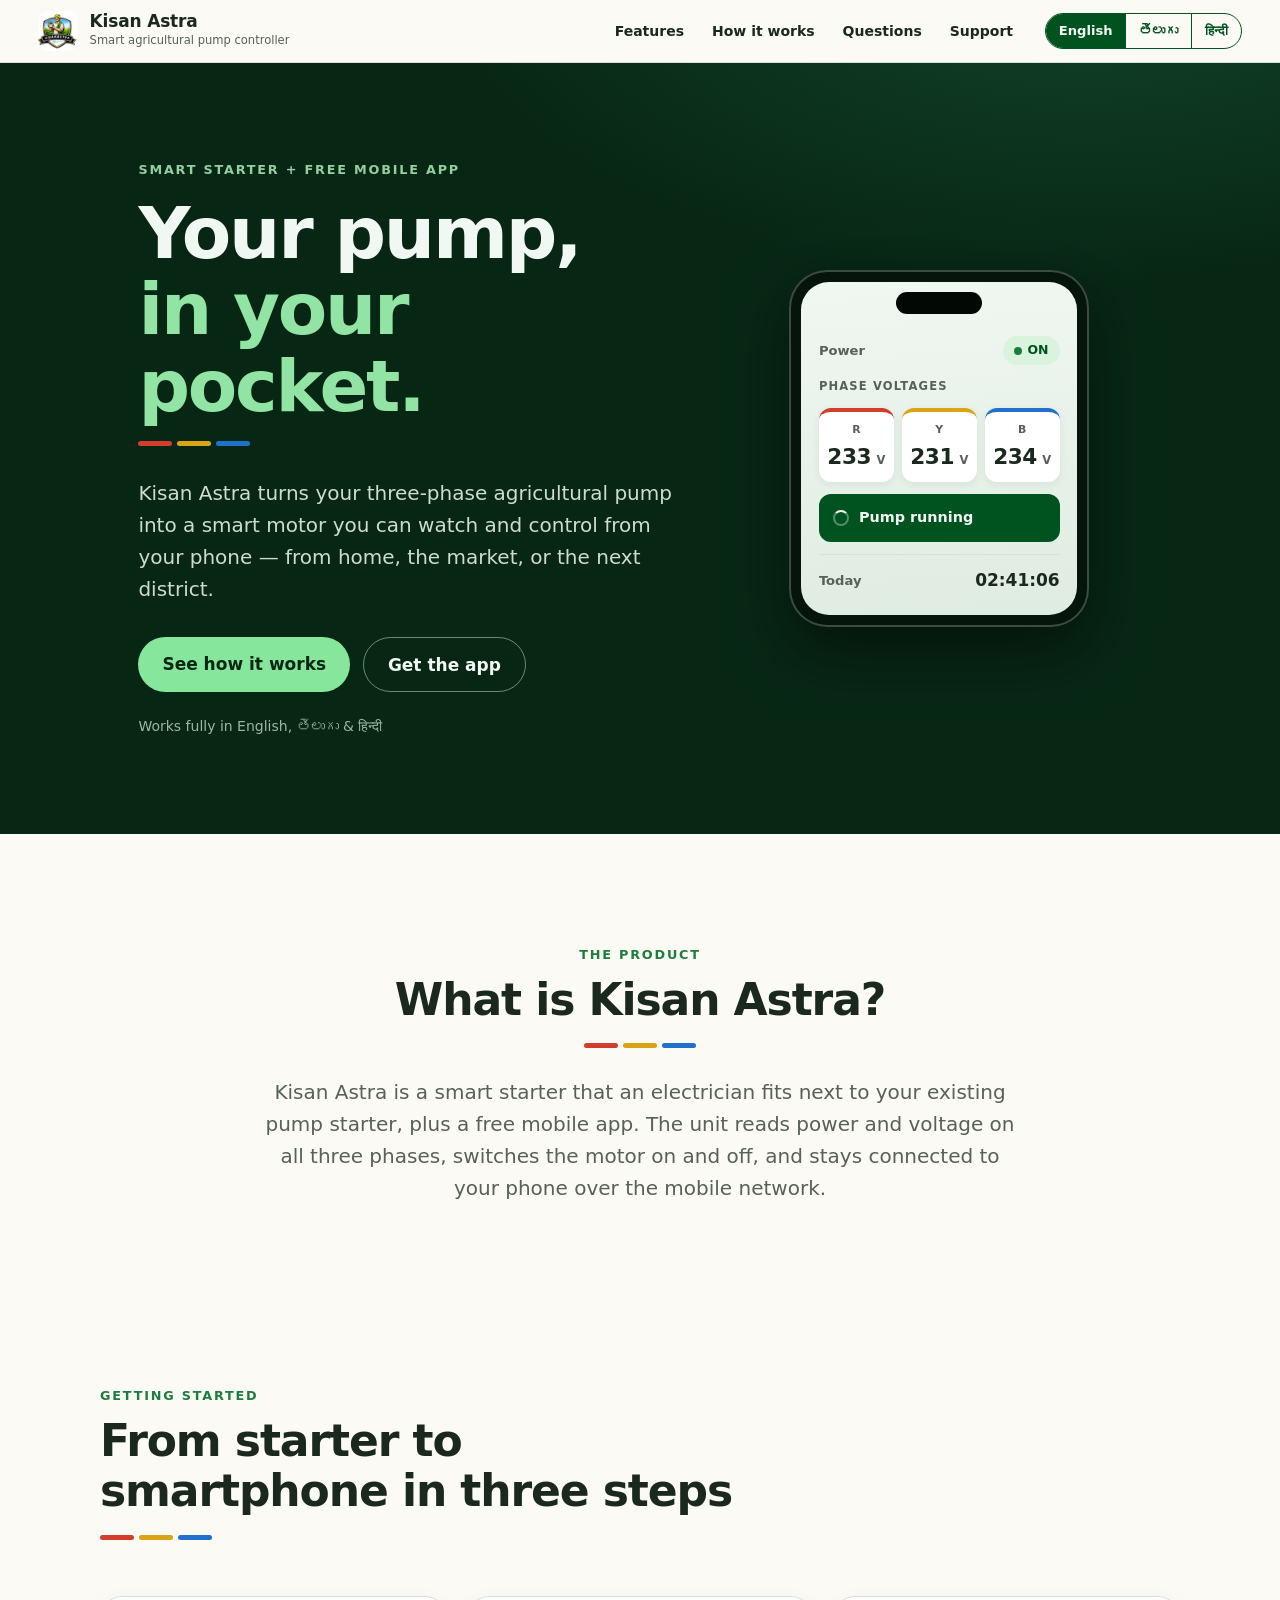
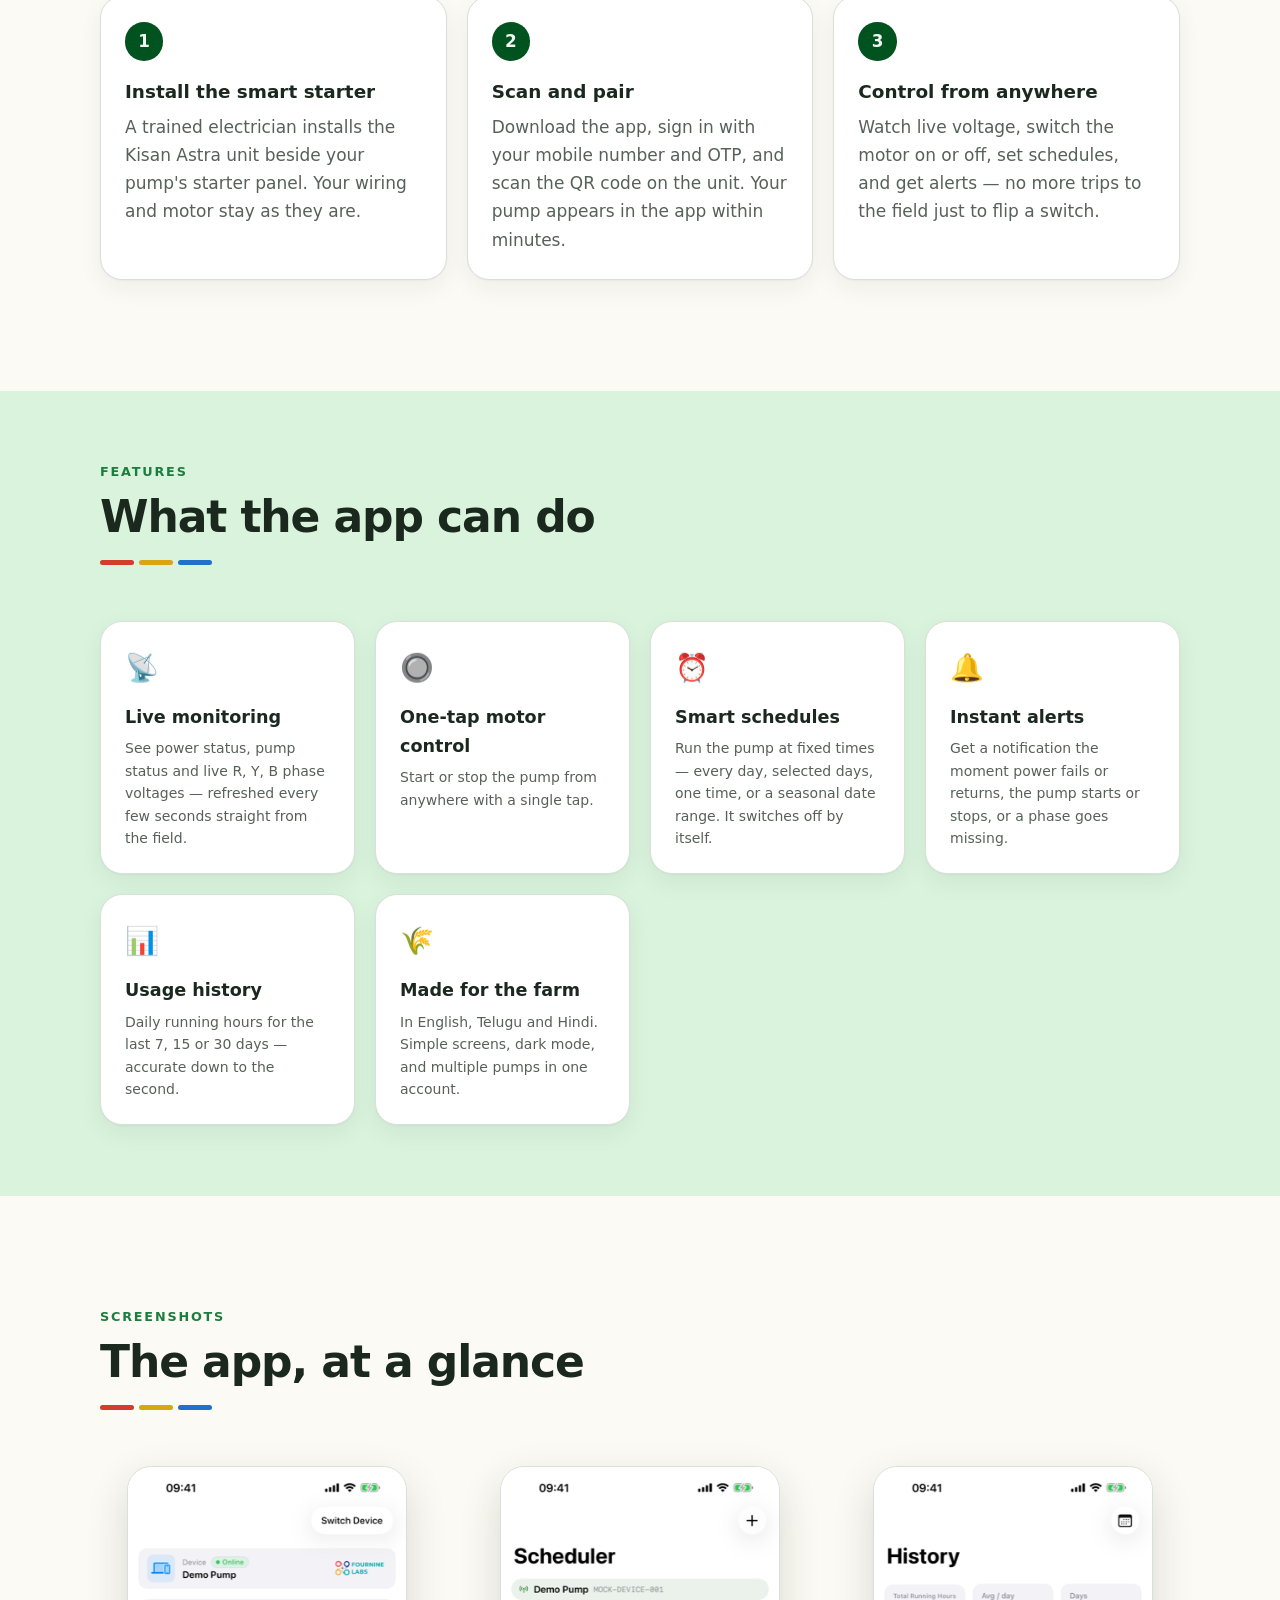
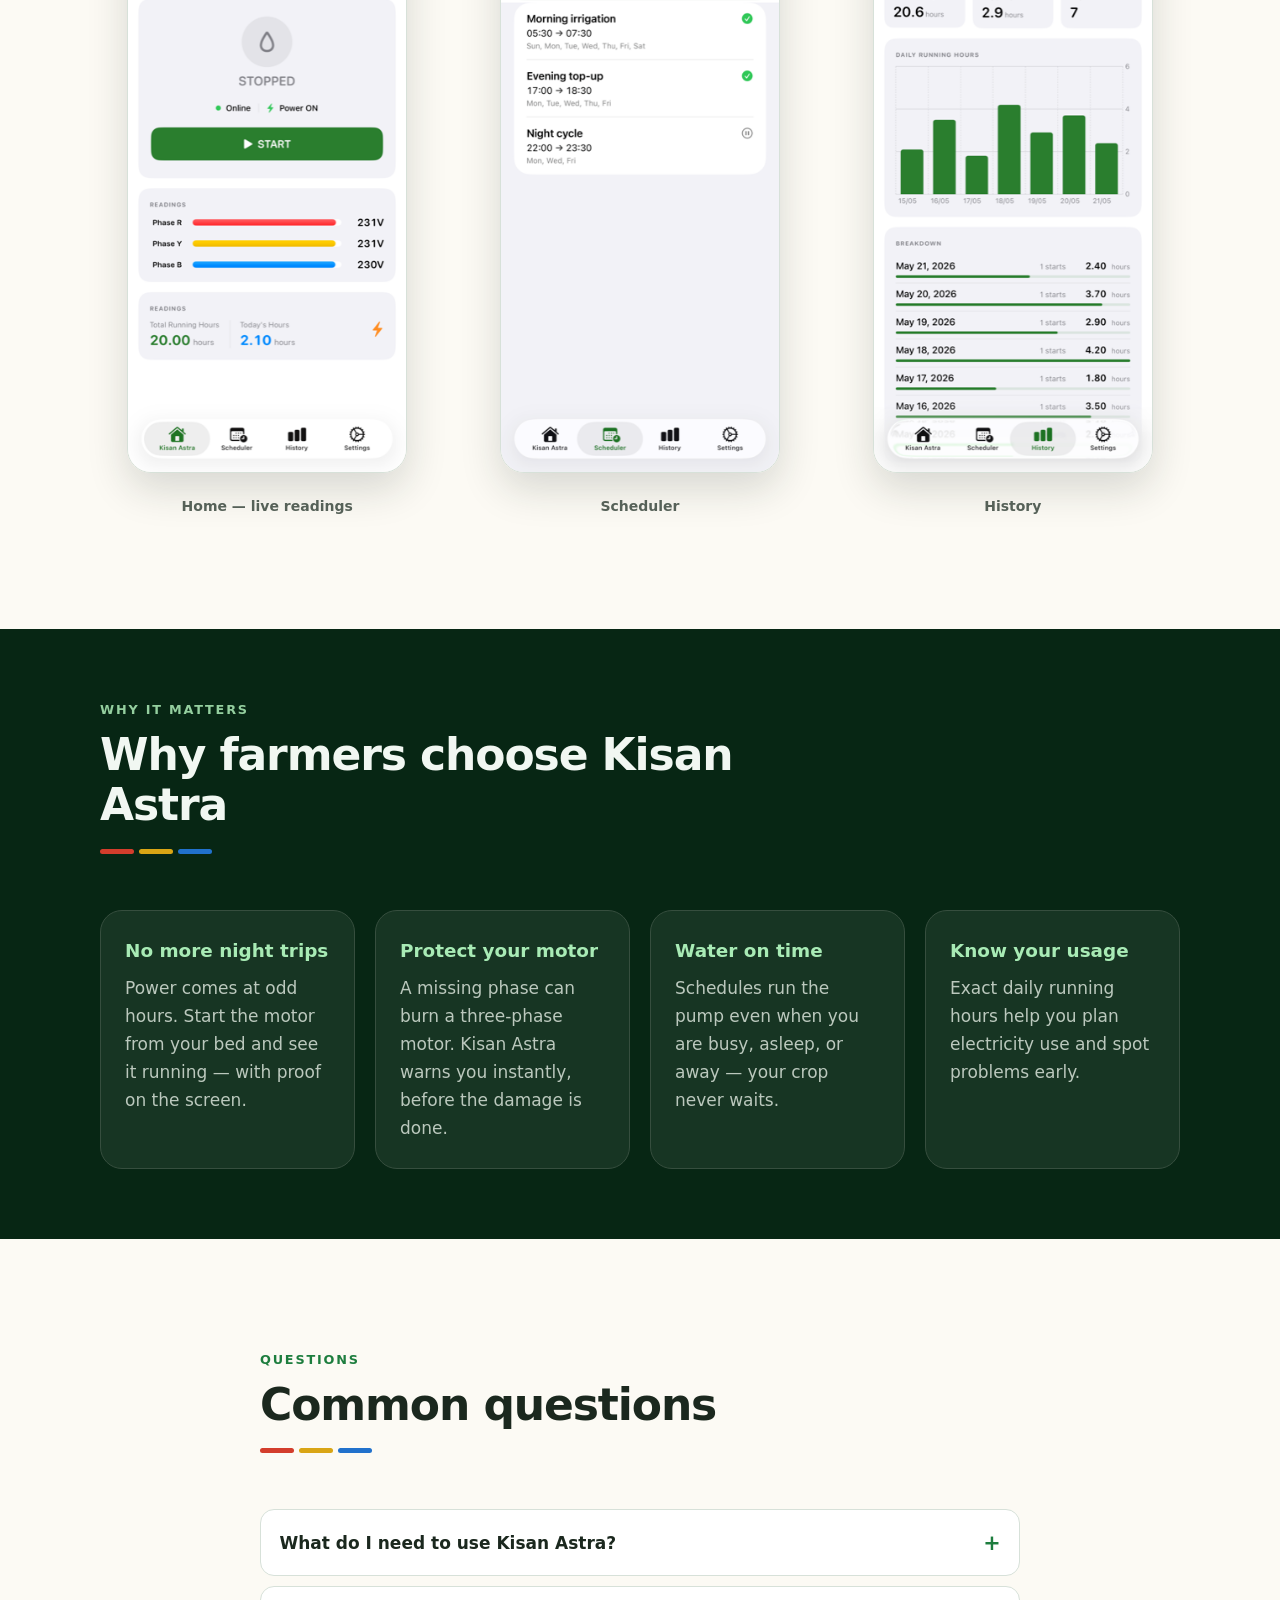
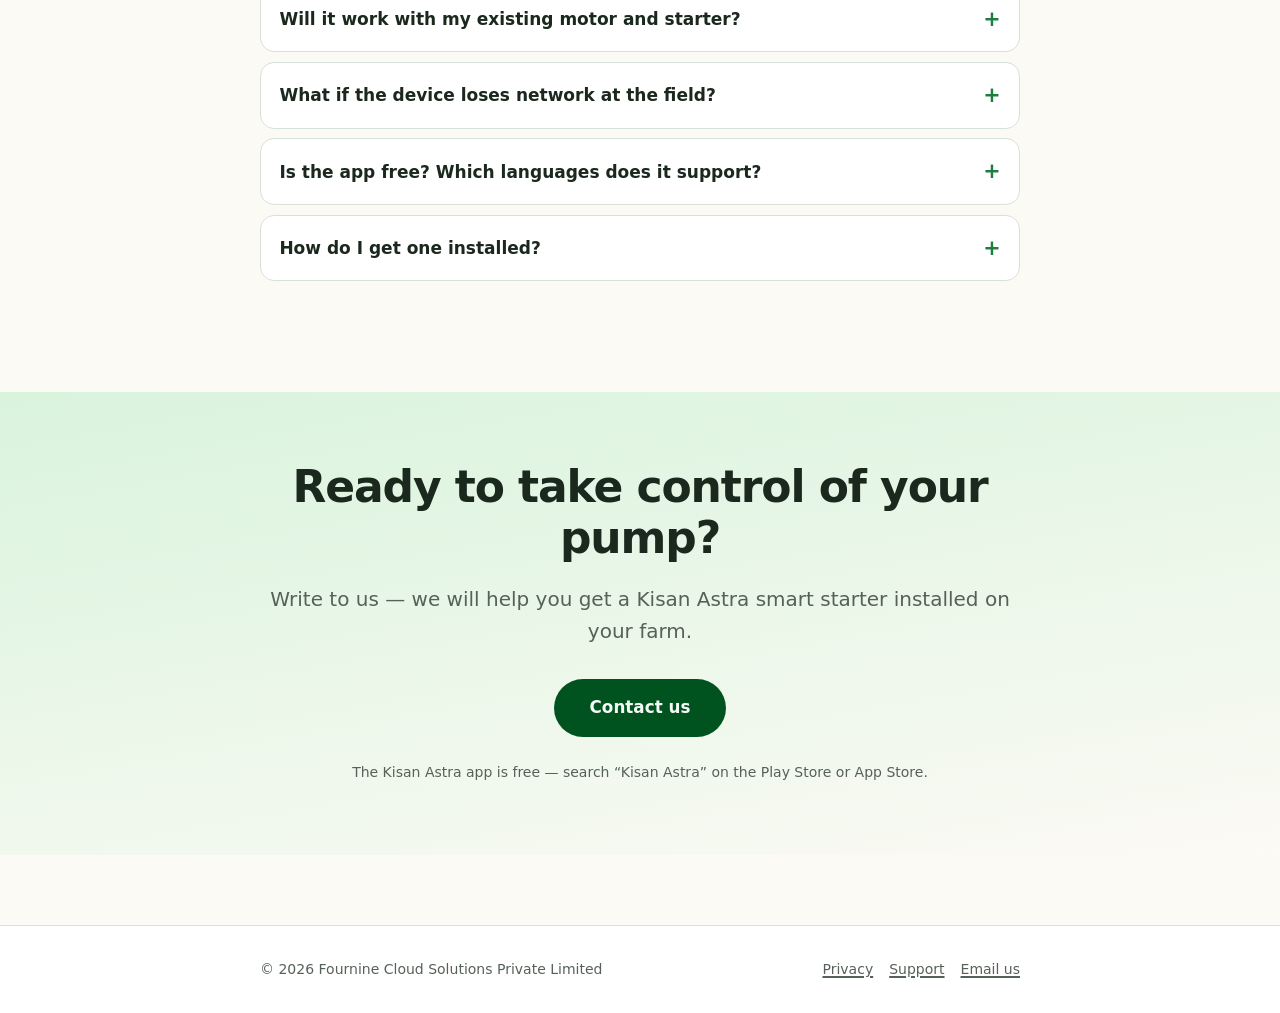
<file: index.html>
<!DOCTYPE html>
<html lang="en">
  <head>
    <meta charset="UTF-8" />
    <meta name="viewport" content="width=device-width, initial-scale=1" />
    <title>Kisan Astra — Control your farm pump from your phone</title>
    <meta
      name="description"
      content="Kisan Astra is a smart starter and free mobile app that lets farmers monitor and control their three-phase agricultural pump from anywhere — live voltages, remote on/off, schedules and alerts. Available in English, Telugu and Hindi."
    />
    <meta property="og:title" content="Kisan Astra — Your pump, in your pocket" />
    <meta
      property="og:description"
      content="Monitor and control your agricultural pump from your phone. Live phase voltages, remote on/off, schedules and instant alerts."
    />
    <meta property="og:type" content="website" />
    <meta property="og:image" content="icon-192.png" />
    <link rel="icon" href="icon-192.png" />
    <link rel="apple-touch-icon" href="icon-192.png" />
    <link rel="stylesheet" href="style.css" />
    <link rel="stylesheet" href="landing.css" />
    <script src="i18n.js" defer></script>
    <script src="landing.js" defer></script>
  </head>
  <body class="landing">
    <header class="topbar">
      <a class="topbar__brand" href="index.html">
        <img src="icon-192.png" alt="Kisan Astra app icon" width="40" height="40" />
        <span>
          <span class="topbar__name">Kisan Astra</span>
          <span class="topbar__sub" data-i18n="header_sub"
            >Smart agricultural pump controller</span
          >
        </span>
      </a>
      <nav class="topbar__nav" aria-label="Main navigation">
        <a href="#features" data-i18n="nav_features">Features</a>
        <a href="#how" data-i18n="nav_how">How it works</a>
        <a href="#faq" data-i18n="nav_faq">Questions</a>
        <a href="support.html" data-i18n="nav_support">Support</a>
      </nav>
      <div class="lang-switch" role="group" aria-label="Language">
        <button type="button" data-lang="en" aria-pressed="true">English</button>
        <button type="button" data-lang="te" aria-pressed="false" lang="te">తెలుగు</button>
        <button type="button" data-lang="hi" aria-pressed="false" lang="hi">हिन्दी</button>
      </div>
    </header>

    <main>
      <!-- ================= Hero ================= -->
      <section class="hero" aria-labelledby="hero-heading">
        <div class="hero__inner">
          <div class="hero__copy">
            <p class="eyebrow eyebrow--light" data-i18n="hero_eyebrow">
              Smart starter + free mobile app
            </p>
            <h1 id="hero-heading" class="hero__title">
              <span data-i18n="hero_t1">Your pump,</span>
              <span class="hero__title-accent" data-i18n="hero_t2"
                >in your pocket.</span
              >
            </h1>
            <span class="phase-rule" aria-hidden="true"
              ><i></i><i></i><i></i
            ></span>
            <p class="hero__sub" data-i18n="hero_sub">
              Kisan Astra turns your three-phase agricultural pump into a smart
              motor you can watch and control from your phone — from home, the
              market, or the next district.
            </p>
            <div class="hero__actions">
              <a class="btn btn--primary" href="#how" data-i18n="hero_cta_primary"
                >See how it works</a
              >
              <a class="btn btn--ghost" href="#get" data-i18n="hero_cta_secondary"
                >Get the app</a
              >
            </div>
            <p class="hero__trust" data-i18n="hero_trust">
              Works fully in English, తెలుగు &amp; हिन्दी
            </p>
          </div>

          <!-- Live telemetry mock — the signature element -->
          <div class="hero__visual" aria-hidden="true">
            <div class="phone">
              <div class="phone__notch"></div>
              <div class="phone__screen">
                <div class="tele-row">
                  <span class="tele-label" data-i18n="mock_power">Power</span>
                  <span class="tele-pill tele-pill--on">
                    <span class="tele-dot"></span>
                    <span data-i18n="mock_on">ON</span>
                  </span>
                </div>
                <p class="tele-caption" data-i18n="mock_phases">Phase voltages</p>
                <div class="phase-grid">
                  <div class="phase phase--r">
                    <span class="phase__tag">R</span>
                    <span class="phase__value" id="volt-r">233</span>
                    <span class="phase__unit">V</span>
                  </div>
                  <div class="phase phase--y">
                    <span class="phase__tag">Y</span>
                    <span class="phase__value" id="volt-y">231</span>
                    <span class="phase__unit">V</span>
                  </div>
                  <div class="phase phase--b">
                    <span class="phase__tag">B</span>
                    <span class="phase__value" id="volt-b">234</span>
                    <span class="phase__unit">V</span>
                  </div>
                </div>
                <div class="tele-motor">
                  <span class="tele-motor__spinner"></span>
                  <span data-i18n="mock_pump">Pump running</span>
                </div>
                <div class="tele-row tele-row--footer">
                  <span class="tele-label" data-i18n="mock_today">Today</span>
                  <span class="tele-time" id="run-time">02:41:05</span>
                </div>
              </div>
            </div>
          </div>
        </div>
      </section>

      <!-- ================= What is it ================= -->
      <section class="section section--product" aria-labelledby="product-heading">
        <div class="section__inner section__inner--narrow reveal">
          <p class="eyebrow" data-i18n="product_eyebrow">The product</p>
          <h2 id="product-heading" data-i18n="product_title">
            What is Kisan Astra?
          </h2>
          <span class="phase-rule" aria-hidden="true"><i></i><i></i><i></i></span>
          <p class="section__lead" data-i18n="product_body">
            Kisan Astra is a smart starter that an electrician fits next to your
            existing pump starter, plus a free mobile app. The unit reads power
            and voltage on all three phases, switches the motor on and off, and
            stays connected to your phone over the mobile network.
          </p>
        </div>
      </section>

      <!-- ================= How it works ================= -->
      <section id="how" class="section" aria-labelledby="how-heading">
        <div class="section__inner">
          <div class="section__head reveal">
            <p class="eyebrow" data-i18n="how_eyebrow">Getting started</p>
            <h2 id="how-heading" data-i18n="how_title">
              From starter to smartphone in three steps
            </h2>
            <span class="phase-rule" aria-hidden="true"
              ><i></i><i></i><i></i
            ></span>
          </div>
          <ol class="steps">
            <li class="step reveal">
              <span class="step__num" aria-hidden="true">1</span>
              <h3 data-i18n="how1_title">Install the smart starter</h3>
              <p data-i18n="how1_body">
                A trained electrician installs the Kisan Astra unit beside your
                pump's starter panel. Your wiring and motor stay as they are.
              </p>
            </li>
            <li class="step reveal">
              <span class="step__num" aria-hidden="true">2</span>
              <h3 data-i18n="how2_title">Scan and pair</h3>
              <p data-i18n="how2_body">
                Download the app, sign in with your mobile number and OTP, and
                scan the QR code on the unit. Your pump appears in the app
                within minutes.
              </p>
            </li>
            <li class="step reveal">
              <span class="step__num" aria-hidden="true">3</span>
              <h3 data-i18n="how3_title">Control from anywhere</h3>
              <p data-i18n="how3_body">
                Watch live voltage, switch the motor on or off, set schedules,
                and get alerts — no more trips to the field just to flip a
                switch.
              </p>
            </li>
          </ol>
        </div>
      </section>

      <!-- ================= Features ================= -->
      <section id="features" class="section section--tinted" aria-labelledby="features-heading">
        <div class="section__inner">
          <div class="section__head reveal">
            <p class="eyebrow" data-i18n="features_eyebrow">Features</p>
            <h2 id="features-heading" data-i18n="features_title">
              What the app can do
            </h2>
            <span class="phase-rule" aria-hidden="true"
              ><i></i><i></i><i></i
            ></span>
          </div>
          <div class="feature-grid">
            <article class="feature reveal">
              <span class="feature__icon" aria-hidden="true">📡</span>
              <h3 data-i18n="f1_title">Live monitoring</h3>
              <p data-i18n="f1_body">
                See power status, pump status and live R, Y, B phase voltages —
                refreshed every few seconds straight from the field.
              </p>
            </article>
            <article class="feature reveal">
              <span class="feature__icon" aria-hidden="true">🔘</span>
              <h3 data-i18n="f2_title">One-tap motor control</h3>
              <p data-i18n="f2_body">
                Start or stop the pump from anywhere with a single tap.
              </p>
            </article>
            <article class="feature reveal">
              <span class="feature__icon" aria-hidden="true">⏰</span>
              <h3 data-i18n="f3_title">Smart schedules</h3>
              <p data-i18n="f3_body">
                Run the pump at fixed times — every day, selected days, one
                time, or a seasonal date range. It switches off by itself.
              </p>
            </article>
            <article class="feature reveal">
              <span class="feature__icon" aria-hidden="true">🔔</span>
              <h3 data-i18n="f4_title">Instant alerts</h3>
              <p data-i18n="f4_body">
                Get a notification the moment power fails or returns, the pump
                starts or stops, or a phase goes missing.
              </p>
            </article>
            <article class="feature reveal">
              <span class="feature__icon" aria-hidden="true">📊</span>
              <h3 data-i18n="f5_title">Usage history</h3>
              <p data-i18n="f5_body">
                Daily running hours for the last 7, 15 or 30 days — accurate
                down to the second.
              </p>
            </article>
            <article class="feature reveal">
              <span class="feature__icon" aria-hidden="true">🌾</span>
              <h3 data-i18n="f6_title">Made for the farm</h3>
              <p data-i18n="f6_body">
                In English, Telugu and Hindi. Simple screens, dark mode, and
                multiple pumps in one account.
              </p>
            </article>
          </div>
        </div>
      </section>

      <!-- ================= Screenshots ================= -->
      <section class="section" aria-labelledby="screens-heading">
        <div class="section__inner">
          <div class="section__head reveal">
            <p class="eyebrow" data-i18n="screens_eyebrow">Screenshots</p>
            <h2 id="screens-heading" data-i18n="screens_title">
              The app, at a glance
            </h2>
            <span class="phase-rule" aria-hidden="true"
              ><i></i><i></i><i></i
            ></span>
          </div>
          <div class="screens">
            <figure class="screen reveal">
              <img
                src="assets/screens/Home_LiveTelemetry.png"
                alt="Kisan Astra home screen showing power status, live phase voltages and pump control"
                width="331"
                height="720"
                loading="lazy"
              />
              <figcaption data-i18n="screen1_caption">
                Home — live readings
              </figcaption>
            </figure>
            <figure class="screen reveal">
              <img
                src="assets/screens/Scheduler.png"
                alt="Kisan Astra scheduler screen with recurring pump schedules"
                width="331"
                height="720"
                loading="lazy"
              />
              <figcaption data-i18n="screen2_caption">Scheduler</figcaption>
            </figure>
            <figure class="screen reveal">
              <img
                src="assets/screens/History.png"
                alt="Kisan Astra history screen charting daily pump running hours"
                width="331"
                height="720"
                loading="lazy"
              />
              <figcaption data-i18n="screen3_caption">History</figcaption>
            </figure>
          </div>
        </div>
      </section>

      <!-- ================= Why farmers ================= -->
      <section class="section section--dark" aria-labelledby="why-heading">
        <div class="section__inner">
          <div class="section__head reveal">
            <p class="eyebrow eyebrow--light" data-i18n="why_eyebrow">
              Why it matters
            </p>
            <h2 id="why-heading" data-i18n="why_title">
              Why farmers choose Kisan Astra
            </h2>
            <span class="phase-rule" aria-hidden="true"
              ><i></i><i></i><i></i
            ></span>
          </div>
          <div class="why-grid">
            <article class="why reveal">
              <h3 data-i18n="w1_title">No more night trips</h3>
              <p data-i18n="w1_body">
                Power comes at odd hours. Start the motor from your bed and see
                it running — with proof on the screen.
              </p>
            </article>
            <article class="why reveal">
              <h3 data-i18n="w2_title">Protect your motor</h3>
              <p data-i18n="w2_body">
                A missing phase can burn a three-phase motor. Kisan Astra warns
                you instantly, before the damage is done.
              </p>
            </article>
            <article class="why reveal">
              <h3 data-i18n="w3_title">Water on time</h3>
              <p data-i18n="w3_body">
                Schedules run the pump even when you are busy, asleep, or away —
                your crop never waits.
              </p>
            </article>
            <article class="why reveal">
              <h3 data-i18n="w4_title">Know your usage</h3>
              <p data-i18n="w4_body">
                Exact daily running hours help you plan electricity use and spot
                problems early.
              </p>
            </article>
          </div>
        </div>
      </section>

      <!-- ================= FAQ ================= -->
      <section id="faq" class="section" aria-labelledby="faq-heading">
        <div class="section__inner section__inner--narrow">
          <div class="section__head reveal">
            <p class="eyebrow" data-i18n="faq_eyebrow">Questions</p>
            <h2 id="faq-heading" data-i18n="faq_title">Common questions</h2>
            <span class="phase-rule" aria-hidden="true"
              ><i></i><i></i><i></i
            ></span>
          </div>
          <div class="faq reveal">
            <details>
              <summary data-i18n="q1">What do I need to use Kisan Astra?</summary>
              <p data-i18n="a1">
                A three-phase agricultural pump connection, a Kisan Astra smart
                starter installed on it, and any smartphone with the free app.
              </p>
            </details>
            <details>
              <summary data-i18n="q2">
                Will it work with my existing motor and starter?
              </summary>
              <p data-i18n="a2">
                Yes. An electrician fits the unit alongside your existing
                starter — your motor and wiring are not replaced.
              </p>
            </details>
            <details>
              <summary data-i18n="q3">
                What if the device loses network at the field?
              </summary>
              <p data-i18n="a3">
                The app keeps showing your last known readings and history.
                Control resumes automatically when the unit reconnects.
              </p>
            </details>
            <details>
              <summary data-i18n="q4">
                Is the app free? Which languages does it support?
              </summary>
              <p data-i18n="a4">
                The app is free on Android and iPhone, and works fully in
                English, Telugu and Hindi. You sign in with your mobile number
                and OTP — no password needed.
              </p>
            </details>
            <details>
              <summary data-i18n="q5">How do I get one installed?</summary>
              <p data-i18n="a5">
                Email support@fourninelabs.com — we will arrange supply and
                installation for your area.
              </p>
            </details>
          </div>
        </div>
      </section>

      <!-- ================= CTA ================= -->
      <section id="get" class="section section--cta" aria-labelledby="cta-heading">
        <div class="section__inner section__inner--narrow reveal">
          <h2 id="cta-heading" data-i18n="cta_title">
            Ready to take control of your pump?
          </h2>
          <p class="section__lead" data-i18n="cta_body">
            Write to us — we will help you get a Kisan Astra smart starter
            installed on your farm.
          </p>
          <div class="hero__actions hero__actions--center">
            <a
              class="btn btn--primary"
              href="mailto:support@fourninelabs.com"
              data-i18n="cta_button"
              >Contact us</a
            >
          </div>
          <p class="cta__note" data-i18n="cta_download">
            The Kisan Astra app is free — search “Kisan Astra” on the Play Store
            or App Store.
          </p>
        </div>
      </section>
    </main>

    <footer class="site-footer">
      <div class="site-footer__inner">
        <span>© 2026 Fournine Cloud Solutions Private Limited</span>
        <span class="site-footer__links">
          <a href="privacy.html" data-i18n="footer_privacy">Privacy</a>
          <a href="support.html" data-i18n="footer_support">Support</a>
          <a href="mailto:support@fourninelabs.com" data-i18n="footer_email"
            >Email us</a
          >
        </span>
      </div>
    </footer>
  </body>
</html>
</file>
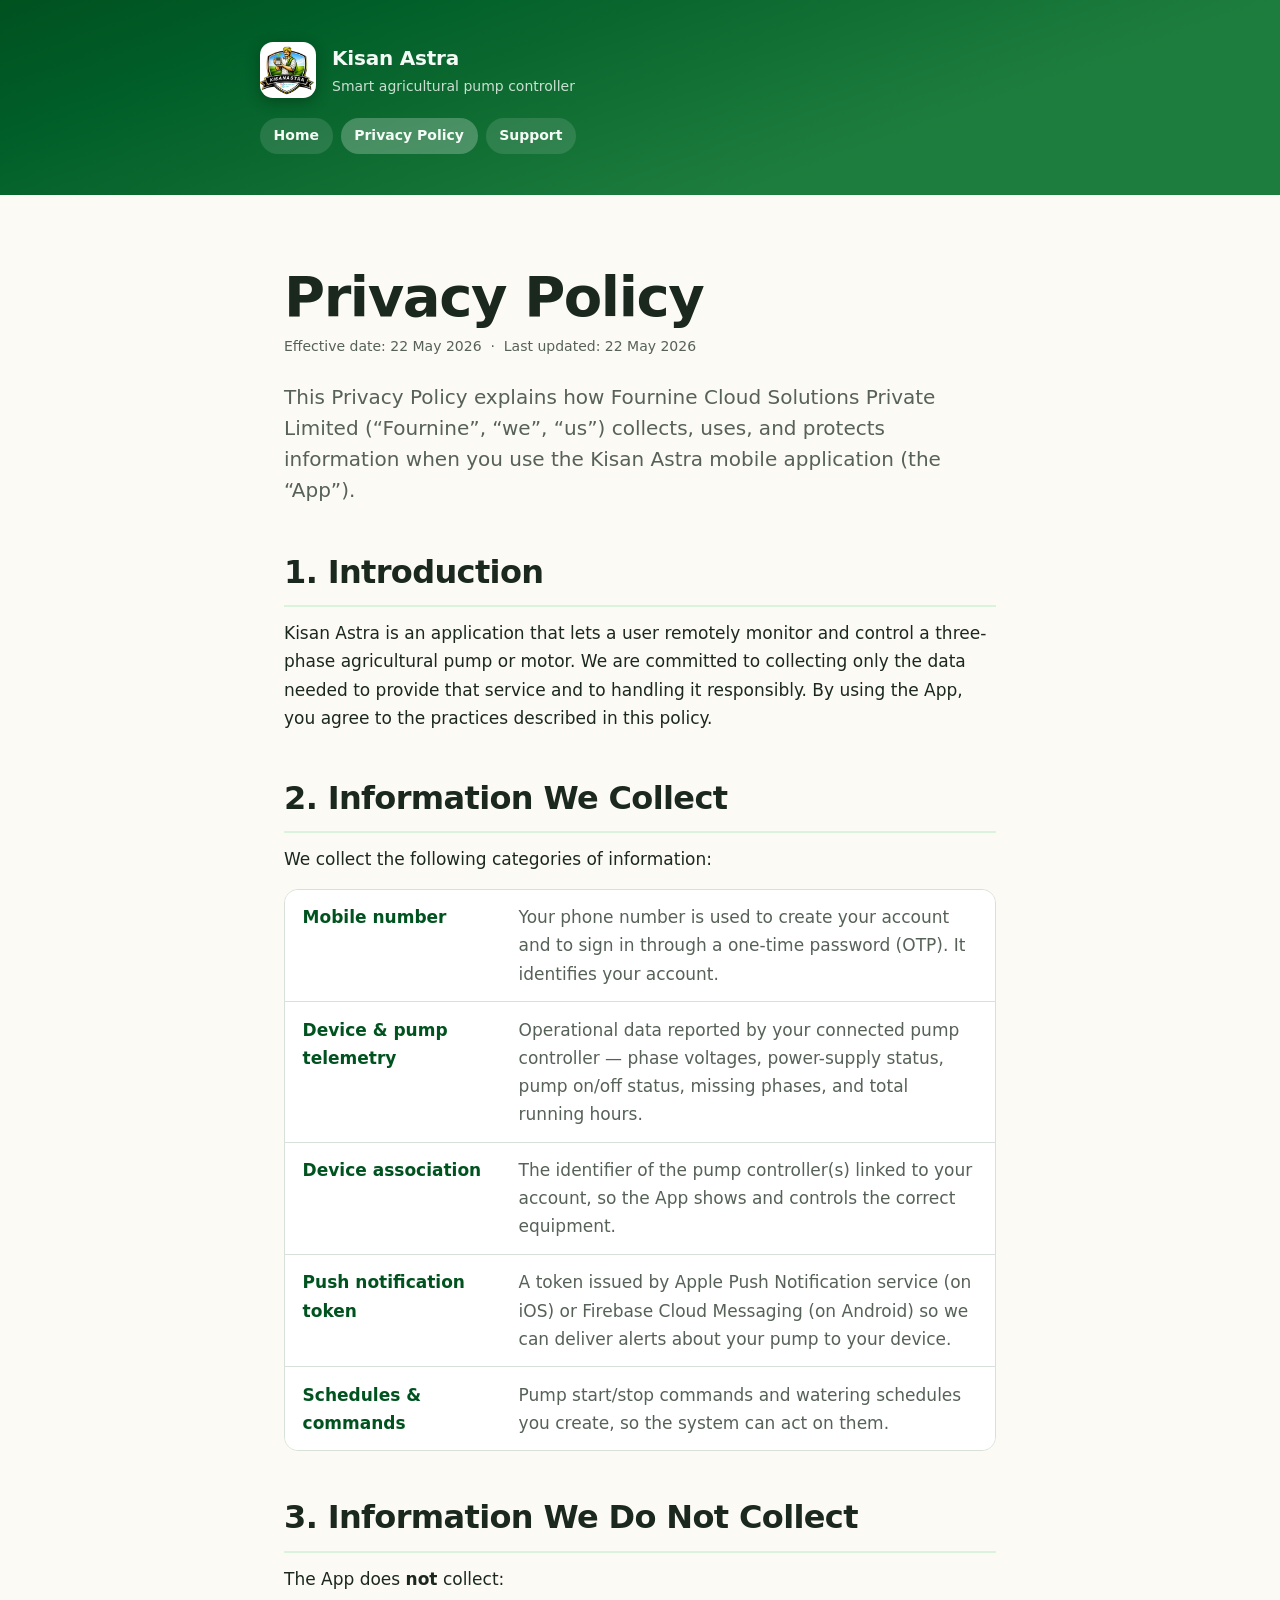
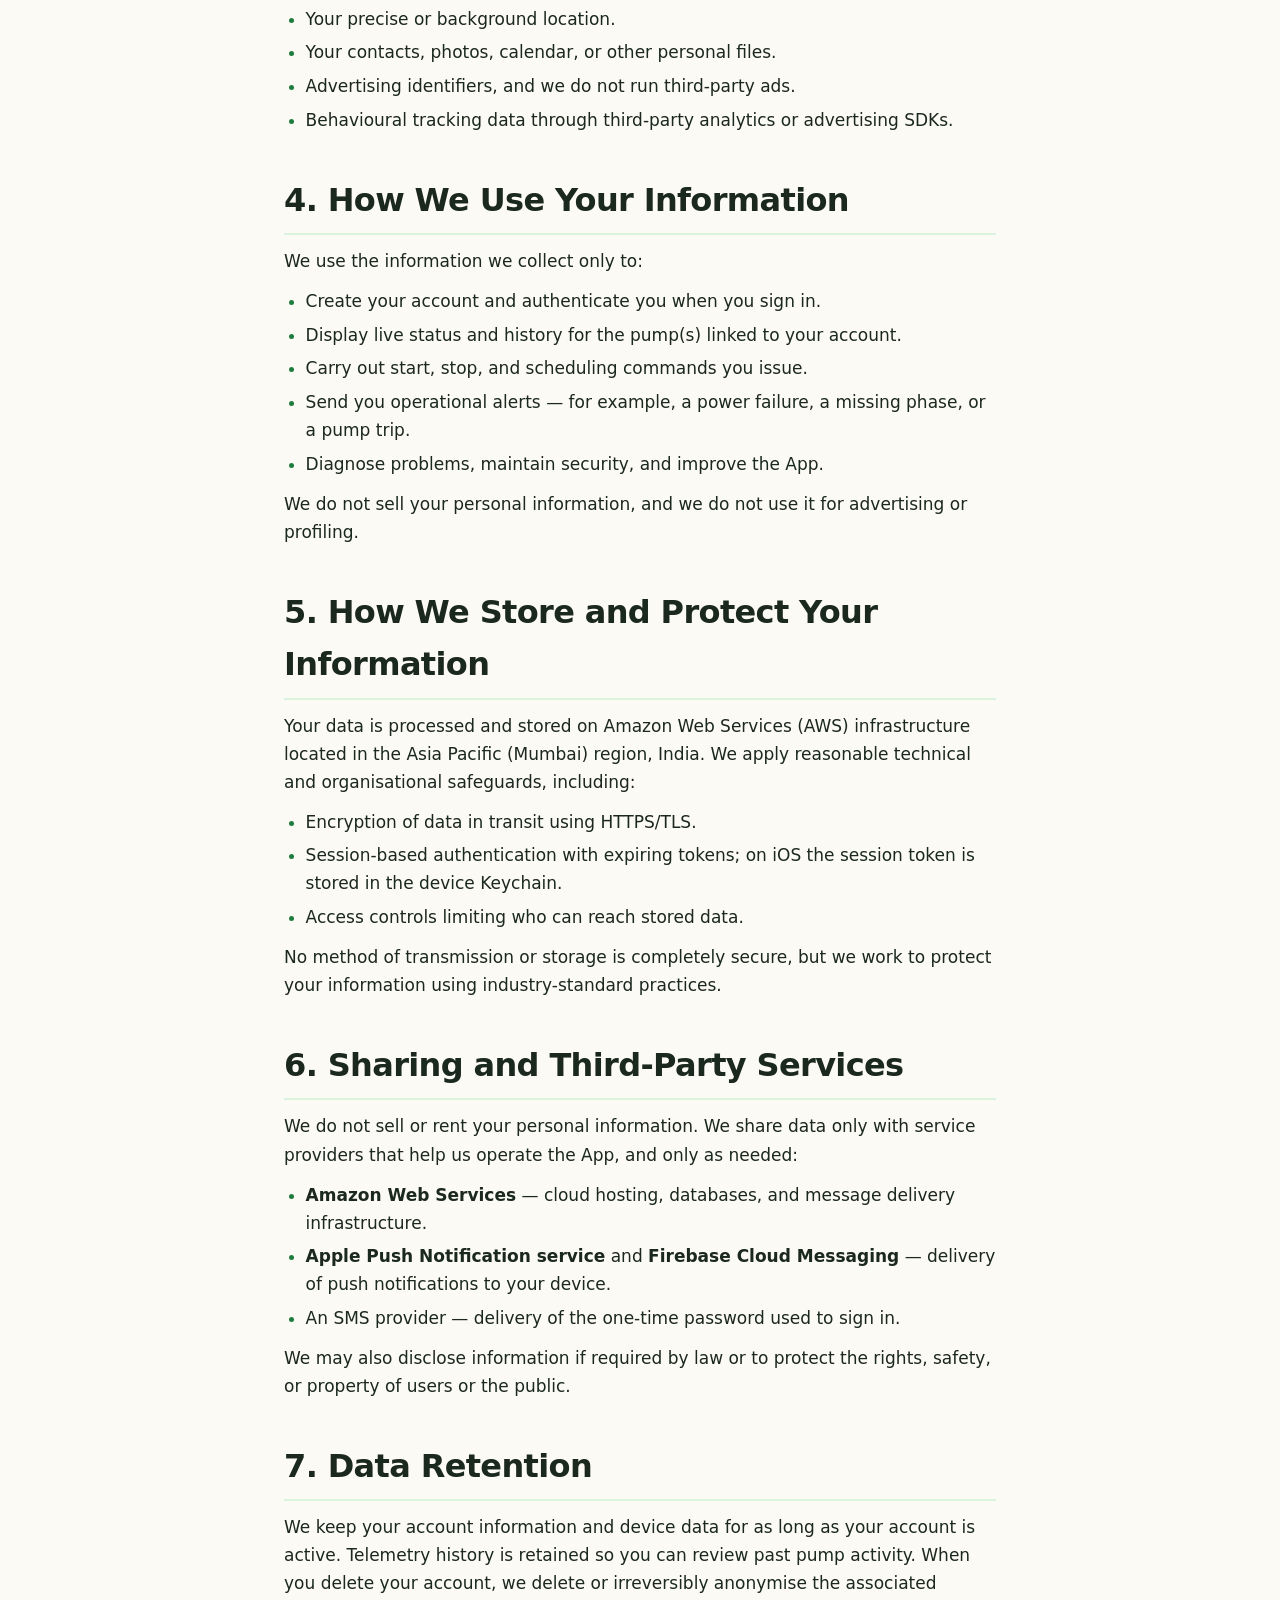
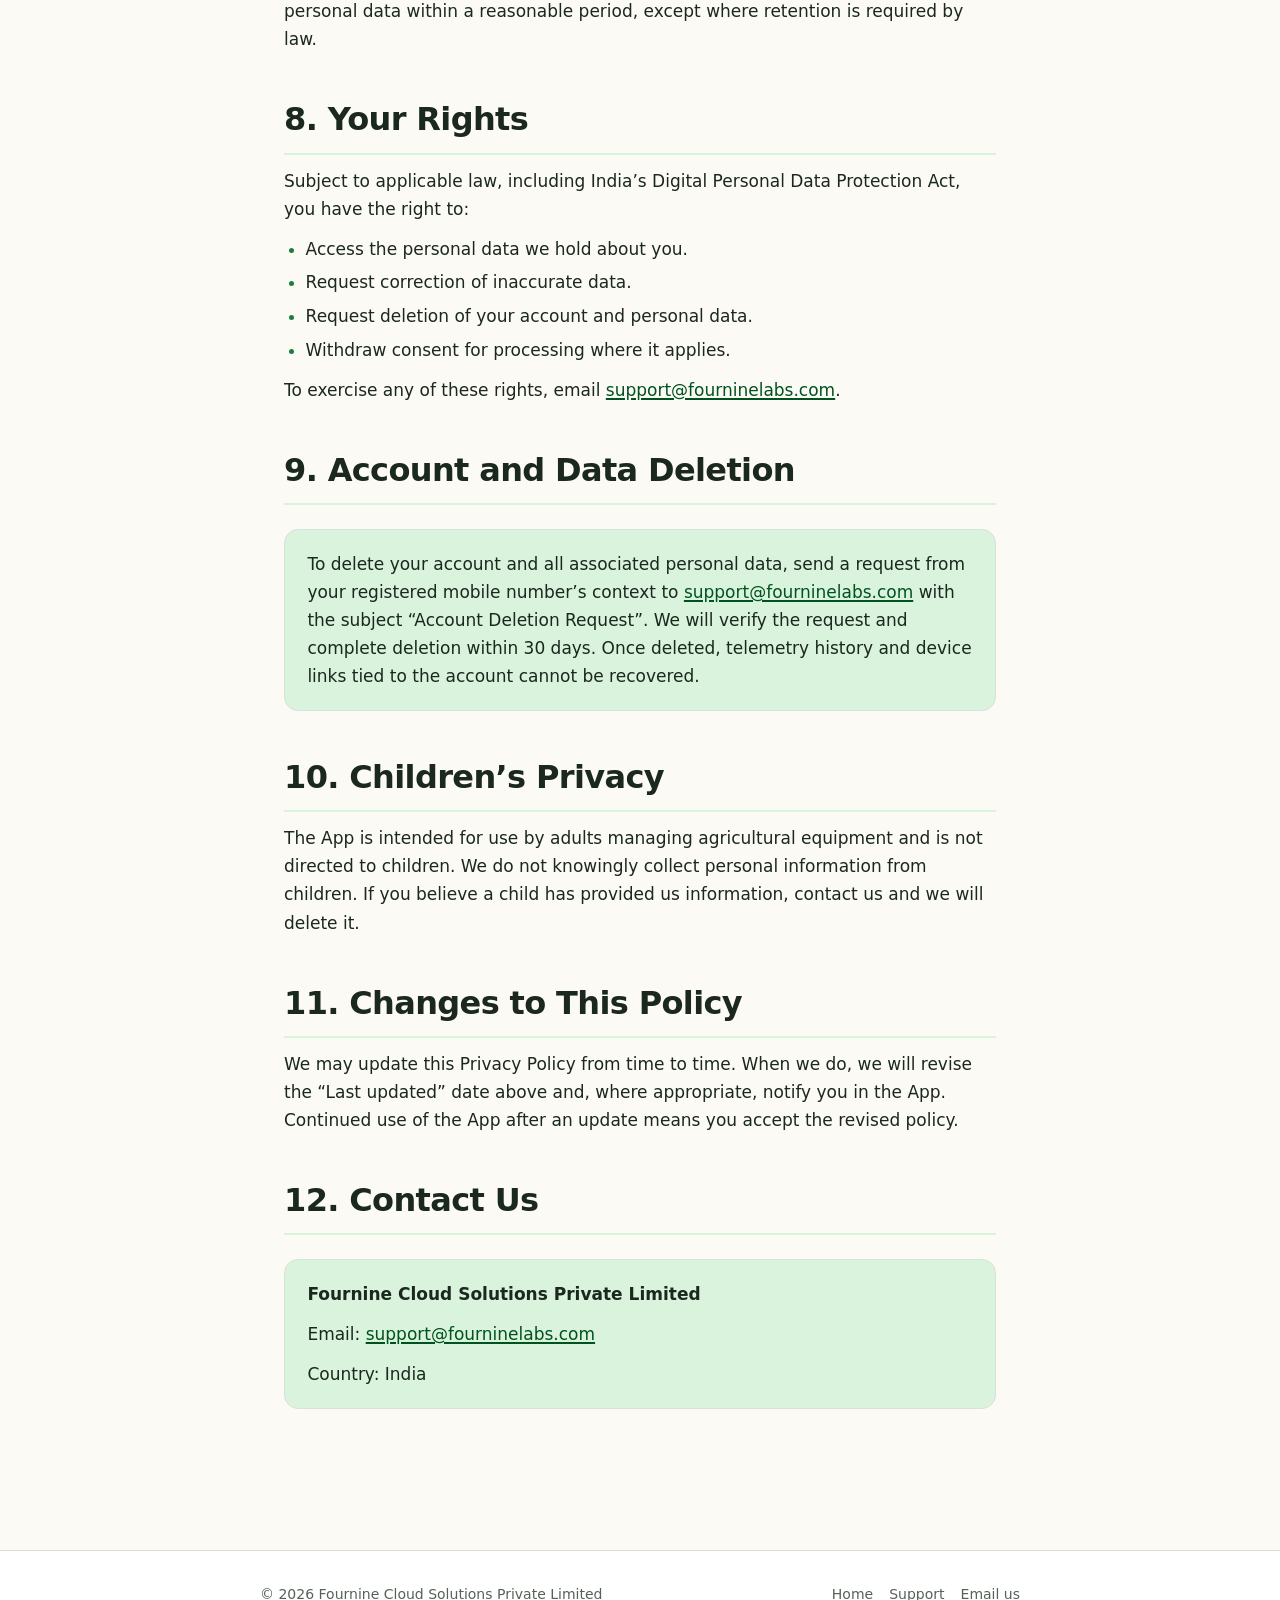
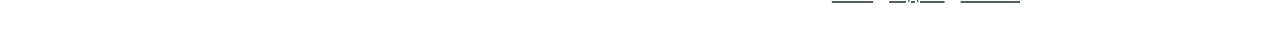
<file: privacy.html>
<!DOCTYPE html>
<html lang="en">
  <head>
    <meta charset="UTF-8" />
    <meta name="viewport" content="width=device-width, initial-scale=1" />
    <title>Privacy Policy — Kisan Astra</title>
    <meta
      name="description"
      content="Privacy Policy for the Kisan Astra smart agricultural pump controller app by Fournine Cloud Solutions Private Limited."
    />
    <link rel="icon" href="icon-192.png" />
    <link rel="stylesheet" href="style.css" />
  </head>
  <body>
    <header class="site-header">
      <div class="site-header__inner">
        <img
          class="site-header__logo"
          src="icon-192.png"
          alt="Kisan Astra app icon"
        />
        <div>
          <div class="site-header__title">Kisan Astra</div>
          <div class="site-header__sub">Smart agricultural pump controller</div>
        </div>
      </div>
      <nav class="site-nav" aria-label="Main navigation">
        <a href="index.html">Home</a>
        <a href="privacy.html" aria-current="page">Privacy Policy</a>
        <a href="support.html">Support</a>
      </nav>
    </header>

    <main>
      <h1 class="page-title">Privacy Policy</h1>
      <p class="page-meta">
        Effective date: 22 May 2026 &nbsp;·&nbsp; Last updated: 22 May 2026
      </p>

      <p class="lead">
        This Privacy Policy explains how Fournine Cloud Solutions Private
        Limited (&ldquo;Fournine&rdquo;, &ldquo;we&rdquo;, &ldquo;us&rdquo;)
        collects, uses, and protects information when you use the Kisan Astra
        mobile application (the &ldquo;App&rdquo;).
      </p>

      <section>
        <h2>1. Introduction</h2>
        <p>
          Kisan Astra is an application that lets a user remotely monitor and
          control a three-phase agricultural pump or motor. We are committed to
          collecting only the data needed to provide that service and to
          handling it responsibly. By using the App, you agree to the practices
          described in this policy.
        </p>
      </section>

      <section>
        <h2>2. Information We Collect</h2>
        <p>We collect the following categories of information:</p>
        <dl class="data-list">
          <div class="data-list__row">
            <dt>Mobile number</dt>
            <dd>
              Your phone number is used to create your account and to sign in
              through a one-time password (OTP). It identifies your account.
            </dd>
          </div>
          <div class="data-list__row">
            <dt>Device &amp; pump telemetry</dt>
            <dd>
              Operational data reported by your connected pump controller —
              phase voltages, power-supply status, pump on/off status, missing
              phases, and total running hours.
            </dd>
          </div>
          <div class="data-list__row">
            <dt>Device association</dt>
            <dd>
              The identifier of the pump controller(s) linked to your account,
              so the App shows and controls the correct equipment.
            </dd>
          </div>
          <div class="data-list__row">
            <dt>Push notification token</dt>
            <dd>
              A token issued by Apple Push Notification service (on iOS) or
              Firebase Cloud Messaging (on Android) so we can deliver alerts
              about your pump to your device.
            </dd>
          </div>
          <div class="data-list__row">
            <dt>Schedules &amp; commands</dt>
            <dd>
              Pump start/stop commands and watering schedules you create, so
              the system can act on them.
            </dd>
          </div>
        </dl>
      </section>

      <section>
        <h2>3. Information We Do Not Collect</h2>
        <p>The App does <strong>not</strong> collect:</p>
        <ul>
          <li>Your precise or background location.</li>
          <li>Your contacts, photos, calendar, or other personal files.</li>
          <li>Advertising identifiers, and we do not run third-party ads.</li>
          <li>
            Behavioural tracking data through third-party analytics or
            advertising SDKs.
          </li>
        </ul>
      </section>

      <section>
        <h2>4. How We Use Your Information</h2>
        <p>We use the information we collect only to:</p>
        <ul>
          <li>Create your account and authenticate you when you sign in.</li>
          <li>
            Display live status and history for the pump(s) linked to your
            account.
          </li>
          <li>Carry out start, stop, and scheduling commands you issue.</li>
          <li>
            Send you operational alerts — for example, a power failure, a
            missing phase, or a pump trip.
          </li>
          <li>Diagnose problems, maintain security, and improve the App.</li>
        </ul>
        <p>
          We do not sell your personal information, and we do not use it for
          advertising or profiling.
        </p>
      </section>

      <section>
        <h2>5. How We Store and Protect Your Information</h2>
        <p>
          Your data is processed and stored on Amazon Web Services (AWS)
          infrastructure located in the Asia Pacific (Mumbai) region, India. We
          apply reasonable technical and organisational safeguards, including:
        </p>
        <ul>
          <li>Encryption of data in transit using HTTPS/TLS.</li>
          <li>
            Session-based authentication with expiring tokens; on iOS the
            session token is stored in the device Keychain.
          </li>
          <li>Access controls limiting who can reach stored data.</li>
        </ul>
        <p>
          No method of transmission or storage is completely secure, but we
          work to protect your information using industry-standard practices.
        </p>
      </section>

      <section>
        <h2>6. Sharing and Third-Party Services</h2>
        <p>
          We do not sell or rent your personal information. We share data only
          with service providers that help us operate the App, and only as
          needed:
        </p>
        <ul>
          <li>
            <strong>Amazon Web Services</strong> — cloud hosting, databases,
            and message delivery infrastructure.
          </li>
          <li>
            <strong>Apple Push Notification service</strong> and
            <strong>Firebase Cloud Messaging</strong> — delivery of push
            notifications to your device.
          </li>
          <li>
            An SMS provider — delivery of the one-time password used to sign
            in.
          </li>
        </ul>
        <p>
          We may also disclose information if required by law or to protect the
          rights, safety, or property of users or the public.
        </p>
      </section>

      <section>
        <h2>7. Data Retention</h2>
        <p>
          We keep your account information and device data for as long as your
          account is active. Telemetry history is retained so you can review
          past pump activity. When you delete your account, we delete or
          irreversibly anonymise the associated personal data within a
          reasonable period, except where retention is required by law.
        </p>
      </section>

      <section>
        <h2>8. Your Rights</h2>
        <p>
          Subject to applicable law, including India&rsquo;s Digital Personal
          Data Protection Act, you have the right to:
        </p>
        <ul>
          <li>Access the personal data we hold about you.</li>
          <li>Request correction of inaccurate data.</li>
          <li>Request deletion of your account and personal data.</li>
          <li>Withdraw consent for processing where it applies.</li>
        </ul>
        <p>
          To exercise any of these rights, email
          <a href="mailto:support@fourninelabs.com"
            >support@fourninelabs.com</a
          >.
        </p>
      </section>

      <section>
        <h2>9. Account and Data Deletion</h2>
        <div class="callout">
          <p>
            To delete your account and all associated personal data, send a
            request from your registered mobile number&rsquo;s context to
            <a href="mailto:support@fourninelabs.com?subject=Account%20Deletion%20Request"
              >support@fourninelabs.com</a
            >
            with the subject &ldquo;Account Deletion Request&rdquo;. We will
            verify the request and complete deletion within 30 days. Once
            deleted, telemetry history and device links tied to the account
            cannot be recovered.
          </p>
        </div>
      </section>

      <section>
        <h2>10. Children&rsquo;s Privacy</h2>
        <p>
          The App is intended for use by adults managing agricultural equipment
          and is not directed to children. We do not knowingly collect personal
          information from children. If you believe a child has provided us
          information, contact us and we will delete it.
        </p>
      </section>

      <section>
        <h2>11. Changes to This Policy</h2>
        <p>
          We may update this Privacy Policy from time to time. When we do, we
          will revise the &ldquo;Last updated&rdquo; date above and, where
          appropriate, notify you in the App. Continued use of the App after an
          update means you accept the revised policy.
        </p>
      </section>

      <section>
        <h2>12. Contact Us</h2>
        <div class="callout">
          <p><strong>Fournine Cloud Solutions Private Limited</strong></p>
          <p>
            Email:
            <a href="mailto:support@fourninelabs.com"
              >support@fourninelabs.com</a
            >
          </p>
          <p>Country: India</p>
        </div>
      </section>
    </main>

    <footer class="site-footer">
      <div class="site-footer__inner">
        <span>© 2026 Fournine Cloud Solutions Private Limited</span>
        <span class="site-footer__links">
          <a href="index.html">Home</a>
          <a href="support.html">Support</a>
          <a href="mailto:support@fourninelabs.com">Email us</a>
        </span>
      </div>
    </footer>
  </body>
</html>
</file>
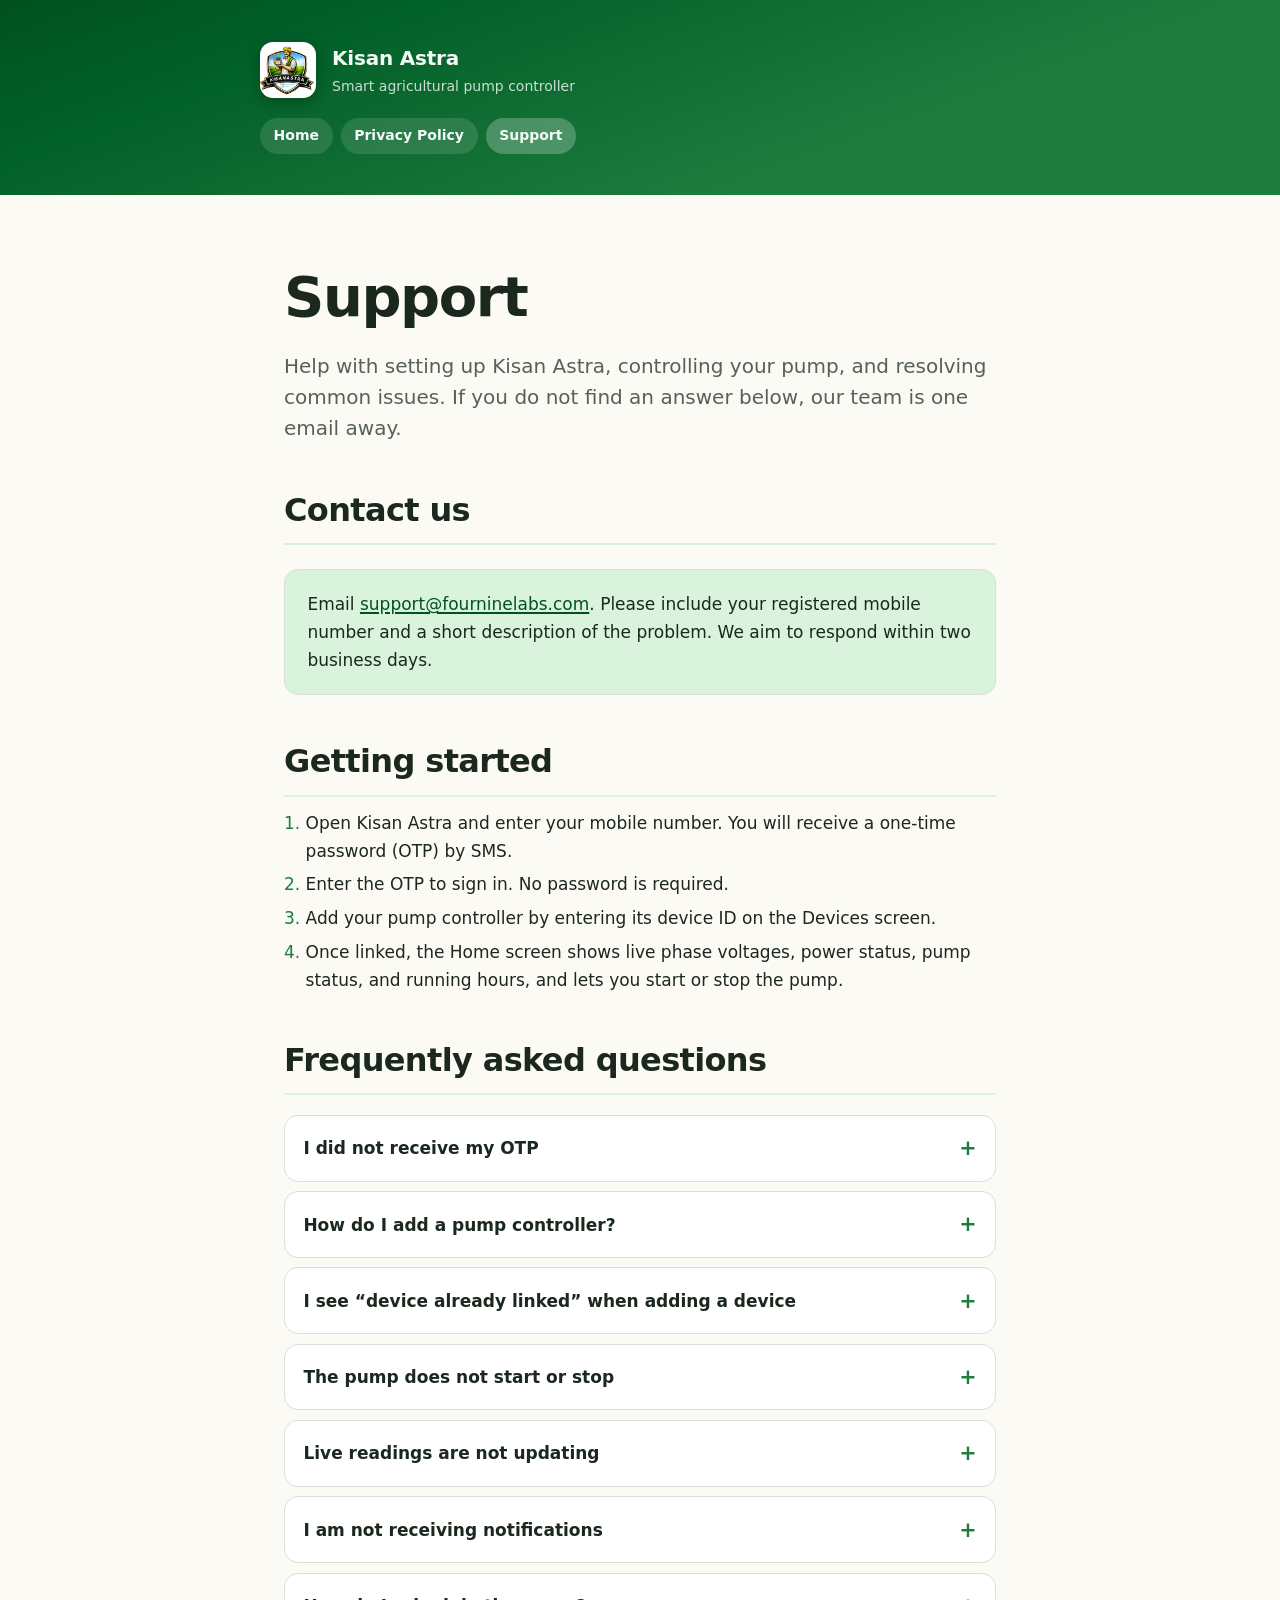
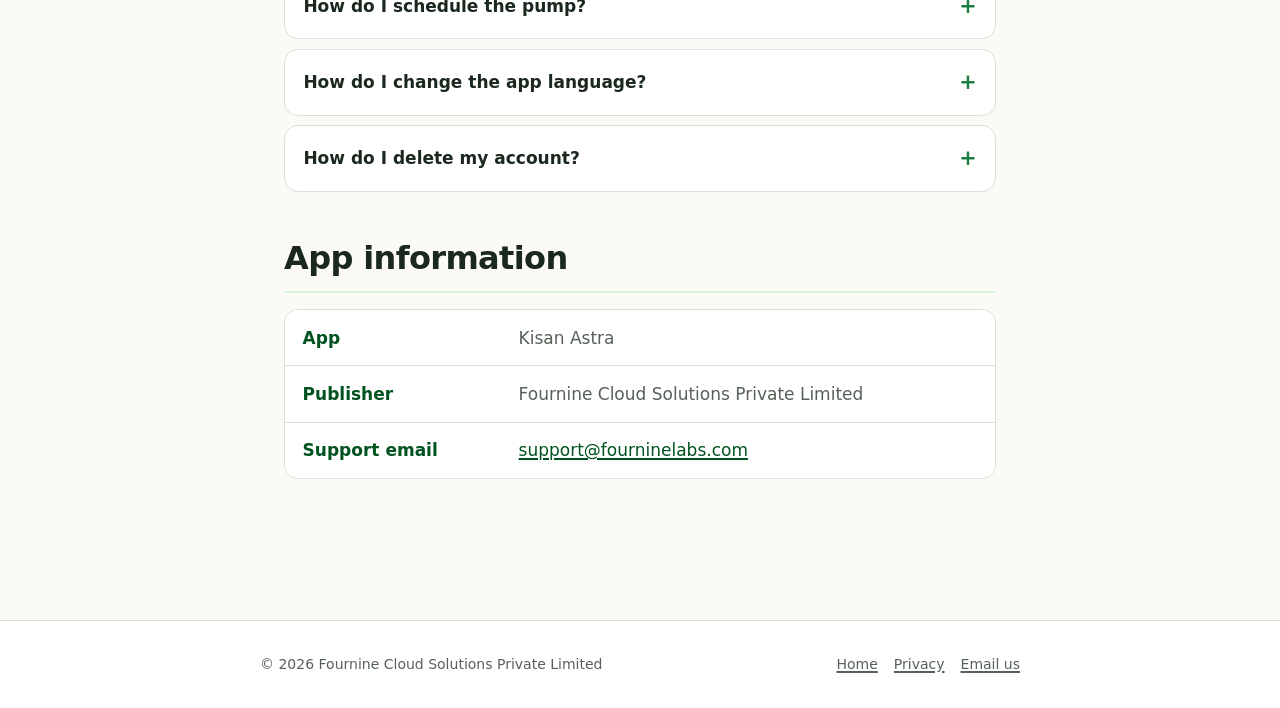
<file: support.html>
<!DOCTYPE html>
<html lang="en">
  <head>
    <meta charset="UTF-8" />
    <meta name="viewport" content="width=device-width, initial-scale=1" />
    <title>Support — Kisan Astra</title>
    <meta
      name="description"
      content="Customer support, setup help, and frequently asked questions for the Kisan Astra agricultural pump controller app."
    />
    <link rel="icon" href="icon-192.png" />
    <link rel="stylesheet" href="style.css" />
  </head>
  <body>
    <header class="site-header">
      <div class="site-header__inner">
        <img
          class="site-header__logo"
          src="icon-192.png"
          alt="Kisan Astra app icon"
        />
        <div>
          <div class="site-header__title">Kisan Astra</div>
          <div class="site-header__sub">Smart agricultural pump controller</div>
        </div>
      </div>
      <nav class="site-nav" aria-label="Main navigation">
        <a href="index.html">Home</a>
        <a href="privacy.html">Privacy Policy</a>
        <a href="support.html" aria-current="page">Support</a>
      </nav>
    </header>

    <main>
      <h1 class="page-title">Support</h1>
      <p class="lead">
        Help with setting up Kisan Astra, controlling your pump, and resolving
        common issues. If you do not find an answer below, our team is one
        email away.
      </p>

      <section>
        <h2>Contact us</h2>
        <div class="callout">
          <p>
            Email
            <a href="mailto:support@fourninelabs.com"
              >support@fourninelabs.com</a
            >. Please include your registered mobile number and a short
            description of the problem. We aim to respond within two business
            days.
          </p>
        </div>
      </section>

      <section>
        <h2>Getting started</h2>
        <ol>
          <li>
            Open Kisan Astra and enter your mobile number. You will receive a
            one-time password (OTP) by SMS.
          </li>
          <li>Enter the OTP to sign in. No password is required.</li>
          <li>
            Add your pump controller by entering its device ID on the Devices
            screen.
          </li>
          <li>
            Once linked, the Home screen shows live phase voltages, power
            status, pump status, and running hours, and lets you start or stop
            the pump.
          </li>
        </ol>
      </section>

      <section>
        <h2>Frequently asked questions</h2>
        <div class="faq">
          <details>
            <summary>I did not receive my OTP</summary>
            <p>
              OTP delivery by SMS can take up to a minute. Check that you
              entered the correct mobile number and have network coverage. If
              it still does not arrive, wait for the timer to finish and tap
              <em>Resend</em>. Persistent failures may be caused by a carrier
              SMS block — contact us if it continues.
            </p>
          </details>
          <details>
            <summary>How do I add a pump controller?</summary>
            <p>
              Go to the Devices screen and enter the device ID printed on your
              pump controller hardware. Once added, it appears in your device
              list and you can open it from the Home screen.
            </p>
          </details>
          <details>
            <summary>
              I see &ldquo;device already linked&rdquo; when adding a device
            </summary>
            <p>
              Each pump controller can be linked to one account at a time. The
              message shows a partially masked mobile number of the account it
              is currently linked to. If that account is yours, sign in with
              that number. If it belongs to someone else who should release it,
              ask them to remove the device, or contact us for help.
            </p>
          </details>
          <details>
            <summary>The pump does not start or stop</summary>
            <p>
              Start and stop commands need the controller to be online and
              receiving power. Check that the Home screen shows a live power
              status and recent telemetry. If the status is stale, the
              controller may have lost power or connectivity — verify the
              supply and the controller&rsquo;s network connection, then try
              again.
            </p>
          </details>
          <details>
            <summary>Live readings are not updating</summary>
            <p>
              The Home screen refreshes automatically every few seconds while
              it is open. If readings look frozen, pull to refresh, check your
              phone&rsquo;s internet connection, and confirm the controller is
              powered. A &ldquo;missing phase&rdquo; indicator points to a
              supply-side issue at the pump.
            </p>
          </details>
          <details>
            <summary>I am not receiving notifications</summary>
            <p>
              Make sure notifications are enabled for Kisan Astra in your
              phone&rsquo;s system settings, and that the Notifications option
              inside the app&rsquo;s Settings is turned on. Alerts cover events
              such as power failure, a missing phase, and pump trips.
            </p>
          </details>
          <details>
            <summary>How do I schedule the pump?</summary>
            <p>
              Open the Scheduler screen. You can create a recurring schedule
              (selected weekdays), a one-time schedule (a single date), or a
              date-range schedule (a start and end date with selected
              weekdays). Schedules run automatically even when the app is
              closed.
            </p>
          </details>
          <details>
            <summary>How do I change the app language?</summary>
            <p>
              Kisan Astra supports English, Telugu, and Hindi. The app follows
              your phone&rsquo;s language setting where supported. You can also
              change the language from the app&rsquo;s Settings screen.
            </p>
          </details>
          <details>
            <summary>How do I delete my account?</summary>
            <p>
              Email
              <a
                href="mailto:support@fourninelabs.com?subject=Account%20Deletion%20Request"
                >support@fourninelabs.com</a
              >
              with the subject &ldquo;Account Deletion Request&rdquo; from the
              context of your registered mobile number. We will verify and
              delete your account and associated data within 30 days. See the
              <a href="privacy.html">Privacy Policy</a> for details.
            </p>
          </details>
        </div>
      </section>

      <section>
        <h2>App information</h2>
        <dl class="data-list">
          <div class="data-list__row">
            <dt>App</dt>
            <dd>Kisan Astra</dd>
          </div>
          <div class="data-list__row">
            <dt>Publisher</dt>
            <dd>Fournine Cloud Solutions Private Limited</dd>
          </div>
          <div class="data-list__row">
            <dt>Support email</dt>
            <dd>
              <a href="mailto:support@fourninelabs.com"
                >support@fourninelabs.com</a
              >
            </dd>
          </div>
        </dl>
      </section>
    </main>

    <footer class="site-footer">
      <div class="site-footer__inner">
        <span>© 2026 Fournine Cloud Solutions Private Limited</span>
        <span class="site-footer__links">
          <a href="index.html">Home</a>
          <a href="privacy.html">Privacy</a>
          <a href="mailto:support@fourninelabs.com">Email us</a>
        </span>
      </div>
    </footer>
  </body>
</html>
</file>
<file: style.css>
/* Kisan Astra — legal & support microsite */

:root {
  --color-surface: oklch(98.5% 0.008 95);
  --color-surface-raised: oklch(100% 0 0);
  --color-text: oklch(26% 0.025 150);
  --color-text-muted: oklch(48% 0.02 150);
  --color-accent: oklch(52% 0.13 150);
  --color-accent-deep: oklch(38% 0.11 150);
  --color-accent-soft: oklch(94% 0.04 150);
  --color-border: oklch(90% 0.015 150);
  --color-earth: oklch(58% 0.08 75);

  --text-sm: 0.875rem;
  --text-base: clamp(1rem, 0.95rem + 0.25vw, 1.0625rem);
  --text-lg: 1.25rem;
  --text-xl: clamp(1.5rem, 1.2rem + 1.2vw, 2rem);
  --text-hero: clamp(2.25rem, 1.6rem + 2.8vw, 3.5rem);

  --space-section: clamp(2.5rem, 2rem + 3vw, 5rem);
  --radius: 14px;
  --radius-lg: 22px;
  --shadow-card: 0 1px 2px oklch(26% 0.025 150 / 0.04),
    0 8px 24px oklch(26% 0.025 150 / 0.06);
  --ease-out-expo: cubic-bezier(0.16, 1, 0.3, 1);
  --content-width: 760px;
}

*,
*::before,
*::after {
  box-sizing: border-box;
  margin: 0;
}

html {
  -webkit-text-size-adjust: 100%;
  scroll-behavior: smooth;
}

body {
  font-family: ui-sans-serif, system-ui, -apple-system, "Segoe UI", Roboto,
    "Helvetica Neue", Arial, sans-serif;
  font-size: var(--text-base);
  line-height: 1.65;
  color: var(--color-text);
  background: var(--color-surface);
  -webkit-font-smoothing: antialiased;
}

a {
  color: var(--color-accent-deep);
  text-decoration-thickness: 1.5px;
  text-underline-offset: 2px;
}

a:hover {
  color: var(--color-accent);
}

/* ---- Site header ---- */

.site-header {
  background: linear-gradient(
    160deg,
    var(--color-accent-deep),
    var(--color-accent) 70%
  );
  color: oklch(98% 0.01 150);
  padding: clamp(1.75rem, 1rem + 2vw, 3rem) 1.5rem;
}

.site-header__inner {
  max-width: var(--content-width);
  margin-inline: auto;
  display: flex;
  align-items: center;
  gap: 1rem;
}

.site-header__logo {
  width: 56px;
  height: 56px;
  border-radius: 13px;
  box-shadow: 0 4px 14px oklch(20% 0.05 150 / 0.35);
  flex-shrink: 0;
}

.site-header__title {
  font-size: var(--text-lg);
  font-weight: 650;
  letter-spacing: -0.01em;
}

.site-header__sub {
  font-size: var(--text-sm);
  opacity: 0.82;
}

.site-nav {
  margin-top: 1.25rem;
  max-width: var(--content-width);
  margin-inline: auto;
  display: flex;
  gap: 0.5rem;
  flex-wrap: wrap;
}

.site-nav a {
  color: oklch(98% 0.01 150);
  font-size: var(--text-sm);
  font-weight: 550;
  text-decoration: none;
  padding: 0.4rem 0.85rem;
  border-radius: 999px;
  background: oklch(100% 0 0 / 0.12);
  transition: background var(--ease-out-expo) 200ms;
}

.site-nav a:hover,
.site-nav a[aria-current="page"] {
  background: oklch(100% 0 0 / 0.24);
}

/* ---- Main content ---- */

main {
  max-width: var(--content-width);
  margin-inline: auto;
  padding: var(--space-section) 1.5rem;
}

.page-title {
  font-size: var(--text-hero);
  line-height: 1.1;
  letter-spacing: -0.025em;
  font-weight: 700;
}

.page-meta {
  margin-top: 0.5rem;
  color: var(--color-text-muted);
  font-size: var(--text-sm);
}

.lead {
  margin-top: 1.5rem;
  font-size: var(--text-lg);
  line-height: 1.55;
  color: var(--color-text-muted);
}

section + section {
  margin-top: 2.5rem;
}

h2 {
  font-size: var(--text-xl);
  letter-spacing: -0.02em;
  font-weight: 650;
  margin-top: 2.5rem;
  margin-bottom: 0.75rem;
  padding-bottom: 0.4rem;
  border-bottom: 2px solid var(--color-accent-soft);
}

h3 {
  font-size: 1.0625rem;
  font-weight: 650;
  margin-top: 1.5rem;
  margin-bottom: 0.35rem;
}

p {
  margin-top: 0.75rem;
}

ul,
ol {
  margin-top: 0.75rem;
  padding-left: 1.35rem;
}

li {
  margin-top: 0.35rem;
}

li::marker {
  color: var(--color-accent);
}

strong {
  font-weight: 650;
}

/* ---- Cards (index hub) ---- */

.card-grid {
  margin-top: 2.5rem;
  display: grid;
  gap: 1.25rem;
  grid-template-columns: repeat(auto-fit, minmax(240px, 1fr));
}

.card {
  display: block;
  background: var(--color-surface-raised);
  border: 1px solid var(--color-border);
  border-radius: var(--radius-lg);
  padding: 1.5rem;
  text-decoration: none;
  color: inherit;
  box-shadow: var(--shadow-card);
  transition: transform var(--ease-out-expo) 220ms,
    box-shadow var(--ease-out-expo) 220ms;
}

.card:hover {
  transform: translateY(-3px);
  box-shadow: 0 2px 4px oklch(26% 0.025 150 / 0.05),
    0 16px 36px oklch(26% 0.025 150 / 0.1);
}

.card__icon {
  font-size: 1.6rem;
  display: block;
}

.card__title {
  margin-top: 0.75rem;
  font-size: var(--text-lg);
  font-weight: 650;
  color: var(--color-accent-deep);
}

.card__desc {
  margin-top: 0.35rem;
  font-size: var(--text-sm);
  color: var(--color-text-muted);
}

/* ---- Callout / contact box ---- */

.callout {
  margin-top: 1.5rem;
  background: var(--color-accent-soft);
  border: 1px solid var(--color-border);
  border-radius: var(--radius);
  padding: 1.25rem 1.4rem;
}

.callout p:first-child {
  margin-top: 0;
}

/* ---- FAQ (native disclosure) ---- */

.faq {
  margin-top: 1.25rem;
  display: flex;
  flex-direction: column;
  gap: 0.6rem;
}

details {
  background: var(--color-surface-raised);
  border: 1px solid var(--color-border);
  border-radius: var(--radius);
  overflow: hidden;
}

summary {
  cursor: pointer;
  padding: 0.95rem 1.15rem;
  font-weight: 600;
  list-style: none;
  display: flex;
  justify-content: space-between;
  align-items: center;
  gap: 1rem;
}

summary::-webkit-details-marker {
  display: none;
}

summary::after {
  content: "+";
  font-size: 1.3rem;
  color: var(--color-accent);
  transition: transform var(--ease-out-expo) 200ms;
}

details[open] summary::after {
  transform: rotate(45deg);
}

details > *:not(summary) {
  padding-inline: 1.15rem;
}

details > *:last-child {
  padding-bottom: 1.1rem;
}

/* ---- Definition-style data table ---- */

.data-list {
  margin-top: 1rem;
  border: 1px solid var(--color-border);
  border-radius: var(--radius);
  overflow: hidden;
}

.data-list__row {
  display: grid;
  grid-template-columns: 200px 1fr;
  gap: 1rem;
  padding: 0.85rem 1.1rem;
  background: var(--color-surface-raised);
}

.data-list__row + .data-list__row {
  border-top: 1px solid var(--color-border);
}

.data-list__row dt {
  font-weight: 650;
  color: var(--color-accent-deep);
}

.data-list__row dd {
  margin: 0;
  color: var(--color-text-muted);
}

@media (max-width: 540px) {
  .data-list__row {
    grid-template-columns: 1fr;
    gap: 0.2rem;
  }
}

/* ---- Footer ---- */

.site-footer {
  border-top: 1px solid var(--color-border);
  background: var(--color-surface-raised);
  padding: 2rem 1.5rem;
  margin-top: var(--space-section);
}

.site-footer__inner {
  max-width: var(--content-width);
  margin-inline: auto;
  display: flex;
  justify-content: space-between;
  flex-wrap: wrap;
  gap: 1rem;
  font-size: var(--text-sm);
  color: var(--color-text-muted);
}

.site-footer a {
  color: var(--color-text-muted);
}

.site-footer__links {
  display: flex;
  gap: 1rem;
  flex-wrap: wrap;
}

@media (prefers-reduced-motion: reduce) {
  * {
    transition-duration: 0.01ms !important;
    scroll-behavior: auto;
  }
}
</file>
<file: landing.css>
/* Kisan Astra — landing page (loads after style.css and overrides its
   document-content defaults for full-width marketing sections) */

:root {
  --phase-r: oklch(58% 0.19 30);
  --phase-y: oklch(75% 0.15 85);
  --phase-b: oklch(55% 0.16 255);
  --color-night: oklch(24% 0.05 155);
  --color-night-raised: oklch(30% 0.05 155);
  --wide-width: 1080px;
}

.landing main {
  max-width: none;
  padding: 0;
  margin: 0;
}

.landing h2 {
  border-bottom: none;
  padding-bottom: 0;
  margin: 0;
  font-size: clamp(1.75rem, 1.3rem + 2vw, 2.75rem);
  line-height: 1.15;
  font-weight: 750;
  letter-spacing: -0.025em;
}

/* ---- Signature: three-phase rule (R / Y / B) ---- */

.phase-rule {
  display: inline-flex;
  gap: 5px;
  margin-top: 1.1rem;
  height: 5px;
}

.phase-rule i {
  width: 34px;
  border-radius: 999px;
}

.phase-rule i:nth-child(1) {
  background: var(--phase-r);
}
.phase-rule i:nth-child(2) {
  background: var(--phase-y);
}
.phase-rule i:nth-child(3) {
  background: var(--phase-b);
}

/* ---- Top bar ---- */

.topbar {
  position: sticky;
  top: 0;
  z-index: 20;
  display: flex;
  align-items: center;
  gap: 1.25rem;
  flex-wrap: wrap;
  padding: 0.7rem clamp(1rem, 3vw, 2.5rem);
  background: oklch(98.5% 0.008 95 / 0.92);
  backdrop-filter: blur(10px);
  border-bottom: 1px solid var(--color-border);
}

.topbar__brand {
  display: flex;
  align-items: center;
  gap: 0.7rem;
  text-decoration: none;
  color: inherit;
  margin-right: auto;
}

.topbar__brand img {
  border-radius: 10px;
}

.topbar__name {
  display: block;
  font-weight: 750;
  letter-spacing: -0.01em;
  line-height: 1.15;
}

.topbar__sub {
  display: block;
  font-size: 0.72rem;
  color: var(--color-text-muted);
}

.topbar__nav {
  display: flex;
  gap: 0.25rem;
  flex-wrap: wrap;
}

.topbar__nav a {
  color: var(--color-text);
  text-decoration: none;
  font-size: var(--text-sm);
  font-weight: 550;
  padding: 0.45rem 0.75rem;
  border-radius: 999px;
}

.topbar__nav a:hover {
  background: var(--color-accent-soft);
  color: var(--color-accent-deep);
}

@media (max-width: 720px) {
  .topbar__nav {
    display: none;
  }
  .topbar__sub {
    display: none;
  }
}

/* ---- Language switch ---- */

.lang-switch {
  display: inline-flex;
  border: 1.5px solid var(--color-accent-deep);
  border-radius: 999px;
  overflow: hidden;
}

.lang-switch button {
  appearance: none;
  border: none;
  background: transparent;
  font: inherit;
  font-size: 0.82rem;
  font-weight: 600;
  color: var(--color-accent-deep);
  padding: 0.4rem 0.8rem;
  cursor: pointer;
}

.lang-switch button + button {
  border-left: 1.5px solid var(--color-accent-deep);
}

.lang-switch button:hover {
  background: var(--color-accent-soft);
}

.lang-switch button[aria-pressed="true"] {
  background: var(--color-accent-deep);
  color: oklch(98% 0.01 150);
}

.lang-switch button:focus-visible {
  outline: 2px solid var(--phase-b);
  outline-offset: -2px;
}

/* ---- Eyebrow ---- */

.eyebrow {
  font-size: 0.8rem;
  font-weight: 700;
  letter-spacing: 0.14em;
  text-transform: uppercase;
  color: var(--color-accent);
  margin: 0;
}

.eyebrow--light {
  color: oklch(80% 0.09 150);
}

/* ---- Hero ---- */

.hero {
  background: radial-gradient(
      1100px 500px at 85% -10%,
      oklch(34% 0.07 155) 0%,
      transparent 60%
    ),
    var(--color-night);
  color: oklch(97% 0.01 150);
  overflow: hidden;
}

.hero__inner {
  max-width: var(--wide-width);
  margin-inline: auto;
  padding: clamp(3rem, 2rem + 5vw, 6.5rem) clamp(1.25rem, 3vw, 2.5rem);
  display: grid;
  grid-template-columns: minmax(0, 1.15fr) minmax(0, 0.85fr);
  gap: clamp(2rem, 4vw, 4rem);
  align-items: center;
}

.hero__title {
  margin-top: 0.9rem;
  font-size: clamp(2.5rem, 1.6rem + 4.5vw, 4.5rem);
  line-height: 1.06;
  letter-spacing: -0.03em;
  font-weight: 800;
}

.hero__title span {
  display: block;
}

.hero__title-accent {
  color: oklch(85% 0.12 150);
}

.hero__sub {
  margin-top: 1.4rem;
  max-width: 34rem;
  font-size: var(--text-lg);
  line-height: 1.6;
  color: oklch(88% 0.02 150);
}

.hero__actions {
  margin-top: 2rem;
  display: flex;
  gap: 0.8rem;
  flex-wrap: wrap;
}

.hero__actions--center {
  justify-content: center;
}

.hero__trust {
  margin-top: 1.4rem;
  font-size: var(--text-sm);
  color: oklch(75% 0.04 150);
}

/* ---- Buttons ---- */

.btn {
  display: inline-block;
  font-weight: 650;
  text-decoration: none;
  padding: 0.8rem 1.5rem;
  border-radius: 999px;
  transition: transform var(--ease-out-expo) 180ms,
    box-shadow var(--ease-out-expo) 180ms;
}

.btn:hover {
  transform: translateY(-2px);
}

.btn:focus-visible {
  outline: 3px solid var(--phase-y);
  outline-offset: 2px;
}

.btn--primary {
  background: oklch(85% 0.14 150);
  color: var(--color-night);
}

.btn--primary:hover {
  box-shadow: 0 8px 24px oklch(85% 0.14 150 / 0.3);
  color: var(--color-night);
}

.btn--ghost {
  color: oklch(97% 0.01 150);
  border: 1.5px solid oklch(97% 0.01 150 / 0.45);
}

.btn--ghost:hover {
  border-color: oklch(97% 0.01 150 / 0.9);
  color: oklch(97% 0.01 150);
}

/* ---- Phone mock (live telemetry) ---- */

.hero__visual {
  display: flex;
  justify-content: center;
}

.phone {
  width: min(300px, 78vw);
  border-radius: 38px;
  padding: 12px;
  background: oklch(18% 0.03 155);
  box-shadow: 0 24px 60px oklch(10% 0.03 155 / 0.55),
    inset 0 0 0 2px oklch(40% 0.03 155);
  position: relative;
}

.phone__notch {
  position: absolute;
  top: 22px;
  left: 50%;
  transform: translateX(-50%);
  width: 86px;
  height: 22px;
  border-radius: 999px;
  background: oklch(12% 0.02 155);
  z-index: 2;
}

.phone__screen {
  border-radius: 28px;
  background: linear-gradient(175deg, oklch(97% 0.01 150), oklch(93% 0.02 150));
  color: var(--color-text);
  padding: 3.4rem 1.1rem 1.3rem;
  display: flex;
  flex-direction: column;
  gap: 0.75rem;
}

.tele-row {
  display: flex;
  justify-content: space-between;
  align-items: center;
}

.tele-row--footer {
  border-top: 1px solid var(--color-border);
  padding-top: 0.7rem;
}

.tele-label {
  font-size: 0.82rem;
  font-weight: 650;
  color: var(--color-text-muted);
}

.tele-pill {
  display: inline-flex;
  align-items: center;
  gap: 0.35rem;
  font-size: 0.78rem;
  font-weight: 750;
  padding: 0.25rem 0.7rem;
  border-radius: 999px;
}

.tele-pill--on {
  background: var(--color-accent-soft);
  color: var(--color-accent-deep);
}

.tele-dot {
  width: 8px;
  height: 8px;
  border-radius: 50%;
  background: var(--color-accent);
  animation: pulse 2s ease-in-out infinite;
}

@keyframes pulse {
  50% {
    opacity: 0.35;
  }
}

.tele-caption {
  margin: 0;
  font-size: 0.72rem;
  font-weight: 700;
  letter-spacing: 0.1em;
  text-transform: uppercase;
  color: var(--color-text-muted);
}

.phase-grid {
  display: grid;
  grid-template-columns: repeat(3, 1fr);
  gap: 0.5rem;
}

.phase {
  background: oklch(100% 0 0);
  border-radius: 12px;
  border-top: 4px solid;
  padding: 0.55rem 0.4rem 0.5rem;
  text-align: center;
  box-shadow: 0 2px 8px oklch(26% 0.025 150 / 0.07);
}

.phase--r {
  border-color: var(--phase-r);
}
.phase--y {
  border-color: var(--phase-y);
}
.phase--b {
  border-color: var(--phase-b);
}

.phase__tag {
  display: block;
  font-size: 0.68rem;
  font-weight: 750;
  color: var(--color-text-muted);
}

.phase__value {
  font-size: 1.35rem;
  font-weight: 800;
  font-variant-numeric: tabular-nums;
  letter-spacing: -0.02em;
}

.phase__unit {
  font-size: 0.72rem;
  font-weight: 650;
  color: var(--color-text-muted);
}

.tele-motor {
  display: flex;
  align-items: center;
  gap: 0.6rem;
  background: var(--color-accent-deep);
  color: oklch(97% 0.01 150);
  font-weight: 700;
  font-size: 0.9rem;
  border-radius: 12px;
  padding: 0.75rem 0.9rem;
}

.tele-motor__spinner {
  width: 16px;
  height: 16px;
  border-radius: 50%;
  border: 2.5px solid oklch(97% 0.01 150 / 0.35);
  border-top-color: oklch(97% 0.01 150);
  animation: spin 1.6s linear infinite;
  flex-shrink: 0;
}

@keyframes spin {
  to {
    transform: rotate(360deg);
  }
}

.tele-time {
  font-weight: 800;
  font-variant-numeric: tabular-nums;
}

@media (max-width: 860px) {
  .hero__inner {
    grid-template-columns: 1fr;
  }
  .hero__visual {
    order: -1;
  }
  .phone {
    width: min(250px, 70vw);
  }
}

/* ---- Sections ---- */

.section {
  padding: var(--space-section) clamp(1.25rem, 3vw, 2.5rem);
}

.section__inner {
  max-width: var(--wide-width);
  margin-inline: auto;
}

.section__inner--narrow {
  max-width: 760px;
}

.section__head {
  max-width: 640px;
  margin-bottom: clamp(1.75rem, 1.5rem + 2vw, 3rem);
}

.section__head .eyebrow {
  margin-bottom: 0.6rem;
}

.section__lead {
  margin-top: 1.25rem;
  font-size: var(--text-lg);
  line-height: 1.6;
  color: var(--color-text-muted);
}

.section--product {
  text-align: center;
}

.section--product .eyebrow {
  margin-bottom: 0.6rem;
}

.section--tinted {
  background: var(--color-accent-soft);
}

.section--dark {
  background: var(--color-night);
  color: oklch(97% 0.01 150);
}

.section--dark .section__lead,
.section--dark .why p {
  color: oklch(82% 0.02 150);
}

/* ---- Steps ---- */

.steps {
  list-style: none;
  padding: 0;
  margin: 0;
  display: grid;
  grid-template-columns: repeat(auto-fit, minmax(240px, 1fr));
  gap: 1.25rem;
  counter-reset: step;
}

.step {
  background: var(--color-surface-raised);
  border: 1px solid var(--color-border);
  border-radius: var(--radius-lg);
  padding: 1.6rem 1.5rem;
  box-shadow: var(--shadow-card);
  margin: 0;
}

.step__num {
  display: inline-grid;
  place-items: center;
  width: 2.4rem;
  height: 2.4rem;
  border-radius: 50%;
  background: var(--color-accent-deep);
  color: oklch(97% 0.01 150);
  font-weight: 800;
  font-size: 1.05rem;
}

.step h3 {
  margin-top: 1rem;
  margin-bottom: 0.4rem;
  font-size: 1.15rem;
}

.step p {
  color: var(--color-text-muted);
  margin: 0;
}

/* ---- Features ---- */

.feature-grid {
  display: grid;
  grid-template-columns: repeat(auto-fit, minmax(250px, 1fr));
  gap: 1.25rem;
}

.feature {
  background: var(--color-surface-raised);
  border: 1px solid var(--color-border);
  border-radius: var(--radius-lg);
  padding: 1.5rem;
  box-shadow: var(--shadow-card);
  transition: transform var(--ease-out-expo) 220ms;
}

.feature:hover {
  transform: translateY(-3px);
}

.feature__icon {
  font-size: 1.7rem;
}

.feature h3 {
  margin-top: 0.75rem;
  margin-bottom: 0.35rem;
  font-size: 1.1rem;
}

.feature p {
  margin: 0;
  font-size: var(--text-sm);
  color: var(--color-text-muted);
  line-height: 1.6;
}

/* ---- Screenshots ---- */

.screens {
  display: grid;
  grid-template-columns: repeat(auto-fit, minmax(210px, 1fr));
  gap: clamp(1.25rem, 3vw, 2.5rem);
  justify-items: center;
}

.screen {
  margin: 0;
  text-align: center;
}

.screen img {
  max-width: 100%;
  width: 280px;
  height: auto;
  border-radius: 24px;
  border: 1px solid var(--color-border);
  box-shadow: 0 16px 40px oklch(26% 0.025 150 / 0.16);
}

.screen figcaption {
  margin-top: 0.9rem;
  font-weight: 650;
  font-size: var(--text-sm);
  color: var(--color-text-muted);
}

/* ---- Why farmers ---- */

.why-grid {
  display: grid;
  grid-template-columns: repeat(auto-fit, minmax(240px, 1fr));
  gap: 1.25rem;
}

.why {
  background: var(--color-night-raised);
  border: 1px solid oklch(40% 0.04 155);
  border-radius: var(--radius-lg);
  padding: 1.6rem 1.5rem;
}

.why h3 {
  margin: 0 0 0.45rem;
  font-size: 1.15rem;
  color: oklch(88% 0.1 150);
}

.why p {
  margin: 0;
}

/* ---- CTA ---- */

.section--cta {
  text-align: center;
  background: linear-gradient(
    170deg,
    var(--color-accent-soft),
    var(--color-surface)
  );
}

.section--cta .btn--primary {
  background: var(--color-accent-deep);
  color: oklch(98% 0.01 150);
  font-size: 1.05rem;
  padding: 0.95rem 2.2rem;
}

.section--cta .btn--primary:hover {
  box-shadow: 0 10px 28px oklch(38% 0.11 150 / 0.35);
}

.cta__note {
  margin-top: 1.5rem;
  font-size: var(--text-sm);
  color: var(--color-text-muted);
}

/* ---- Scroll reveal ---- */

/* Hidden state only applies once JS tags <html class="js"> — content stays
   visible for no-JS visitors */
.js .reveal {
  opacity: 0;
  transform: translateY(18px);
  transition: opacity 600ms var(--ease-out-expo),
    transform 600ms var(--ease-out-expo);
}

.js .reveal.in {
  opacity: 1;
  transform: none;
}

@media (prefers-reduced-motion: reduce) {
  .reveal {
    opacity: 1;
    transform: none;
  }
  .tele-dot,
  .tele-motor__spinner {
    animation: none;
  }
}
</file>
